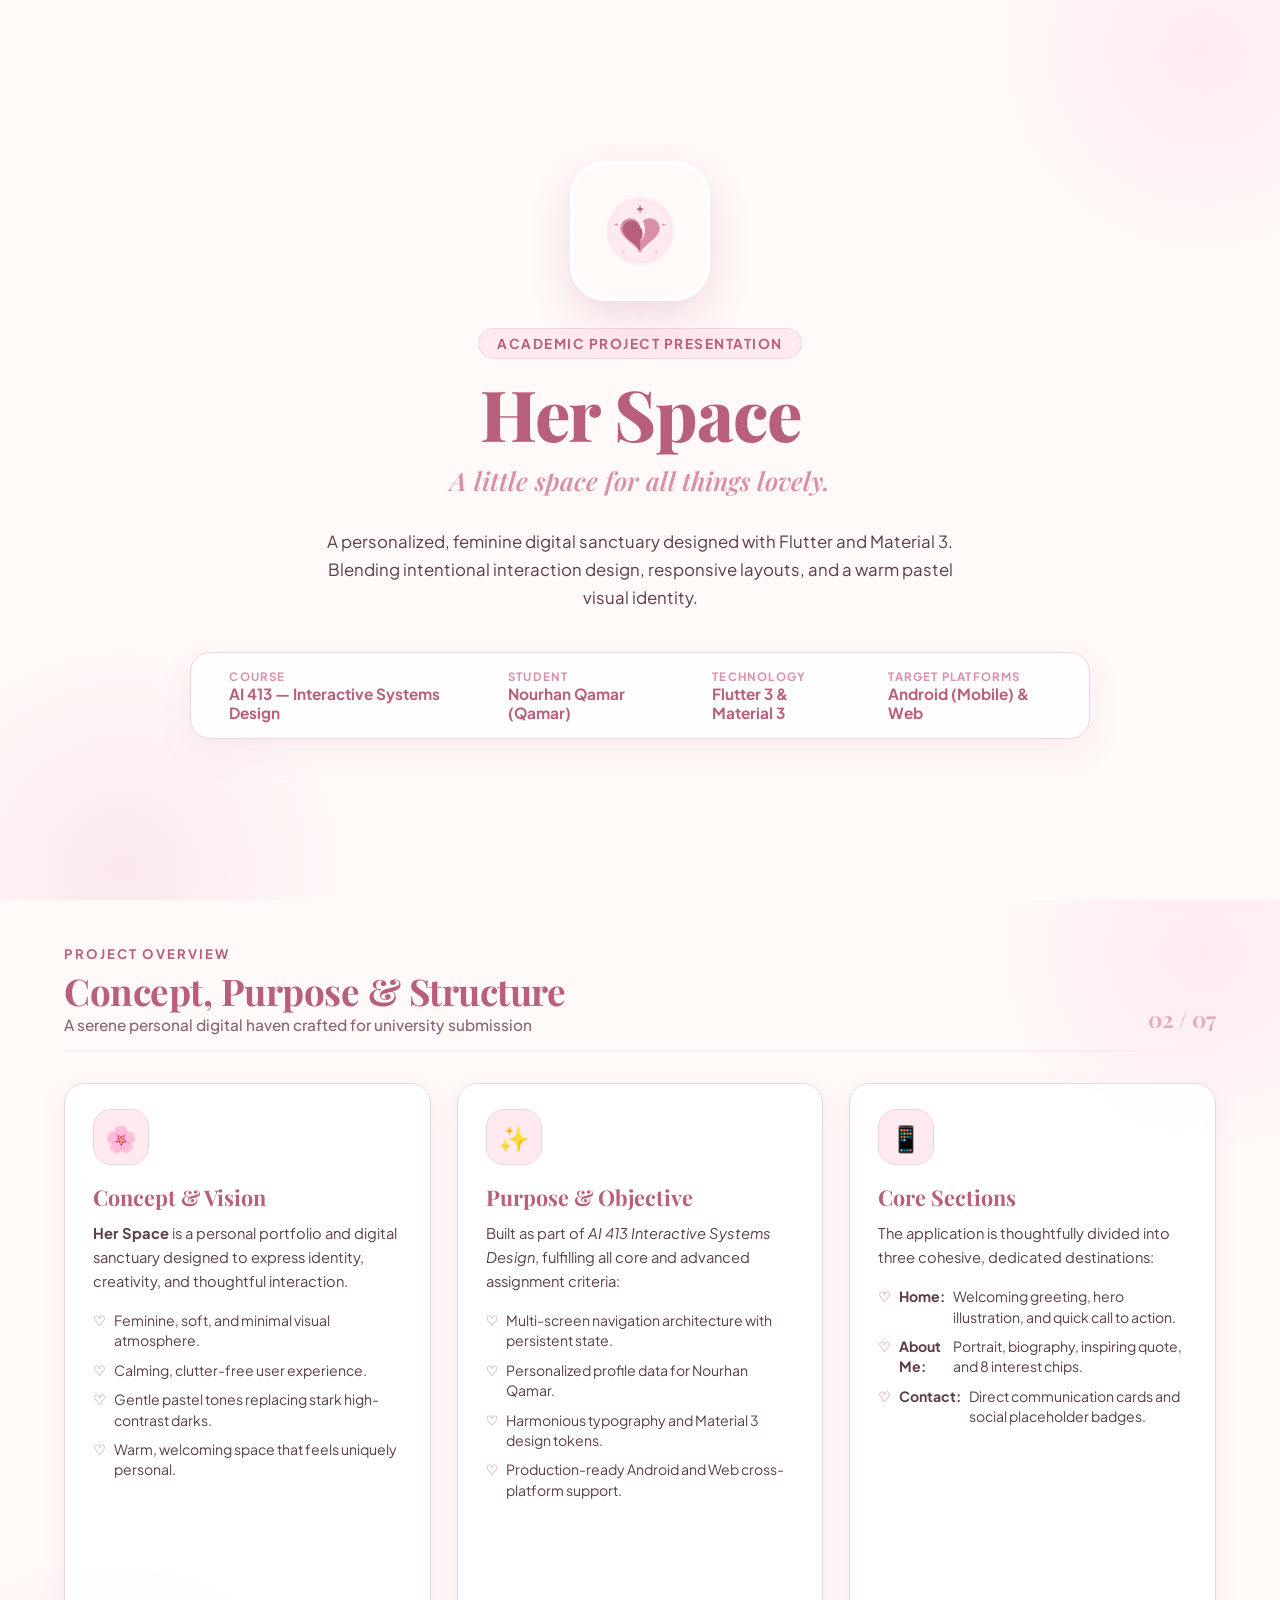
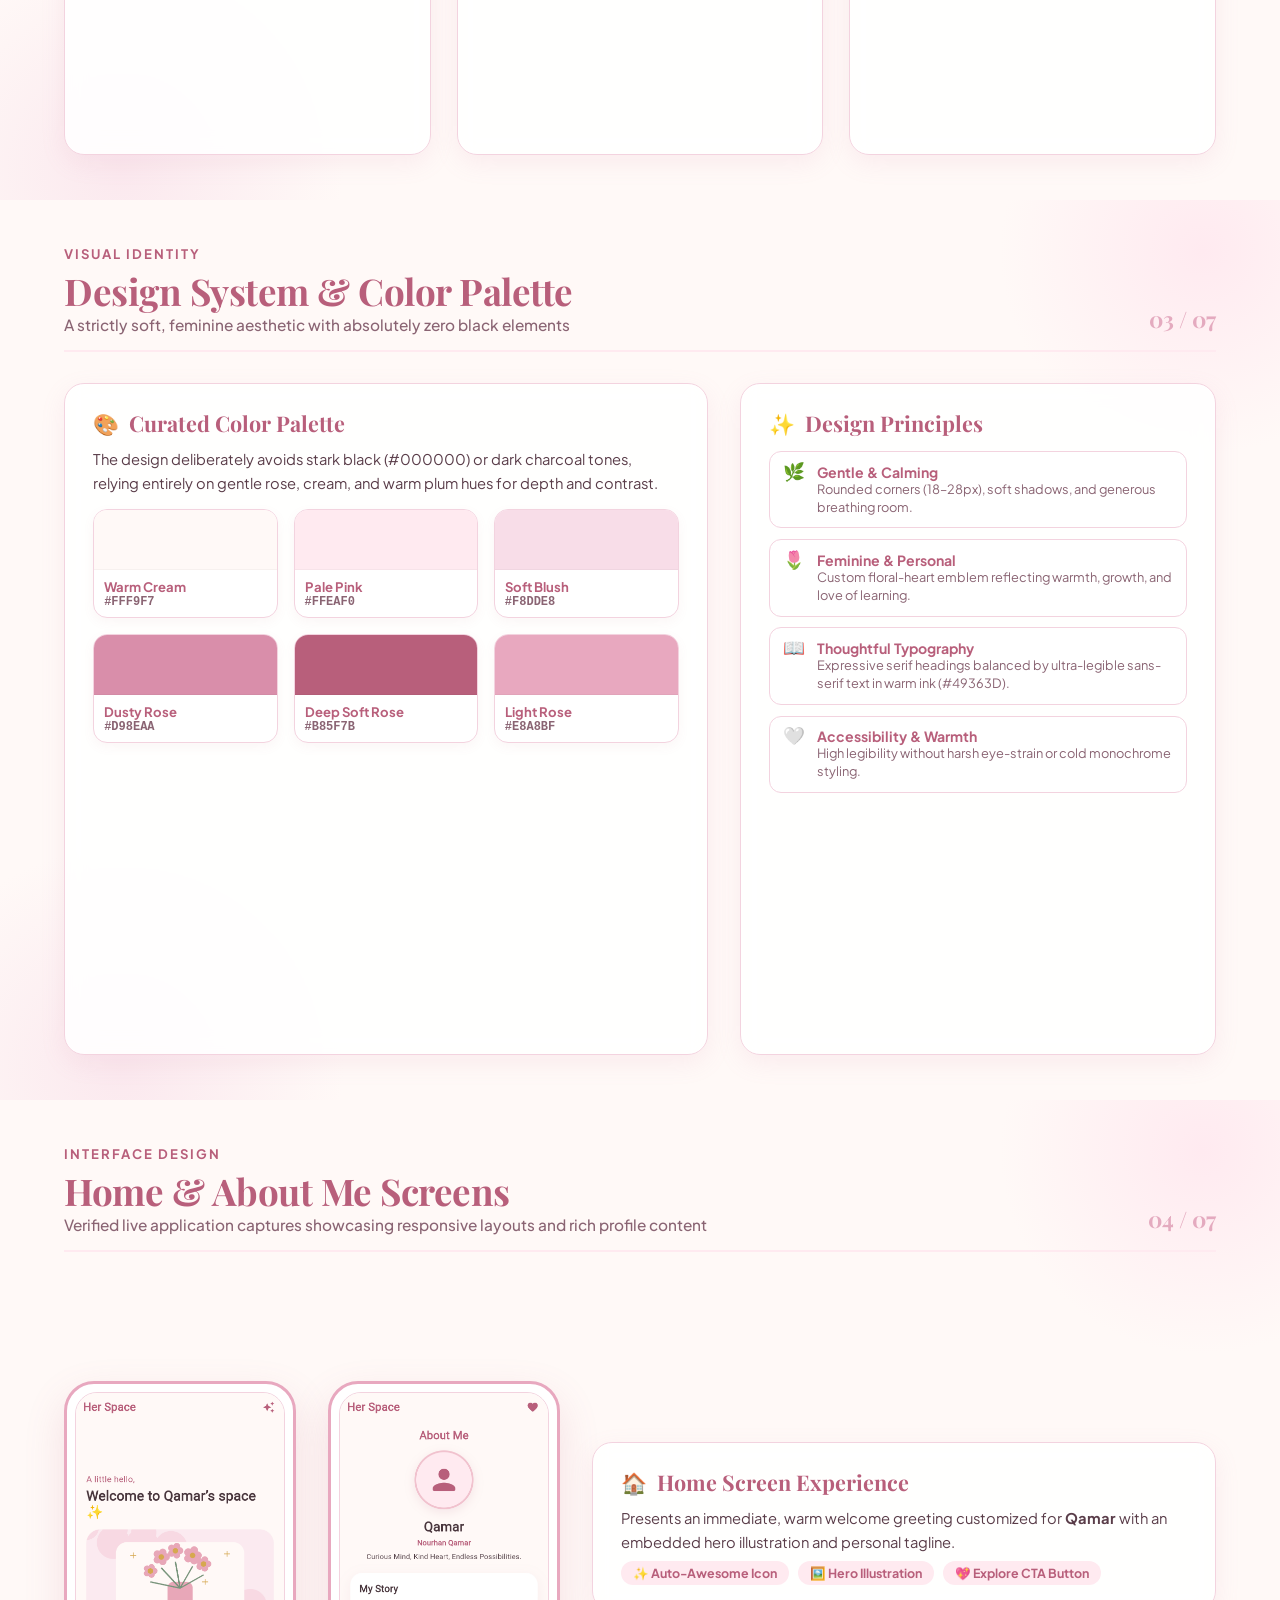
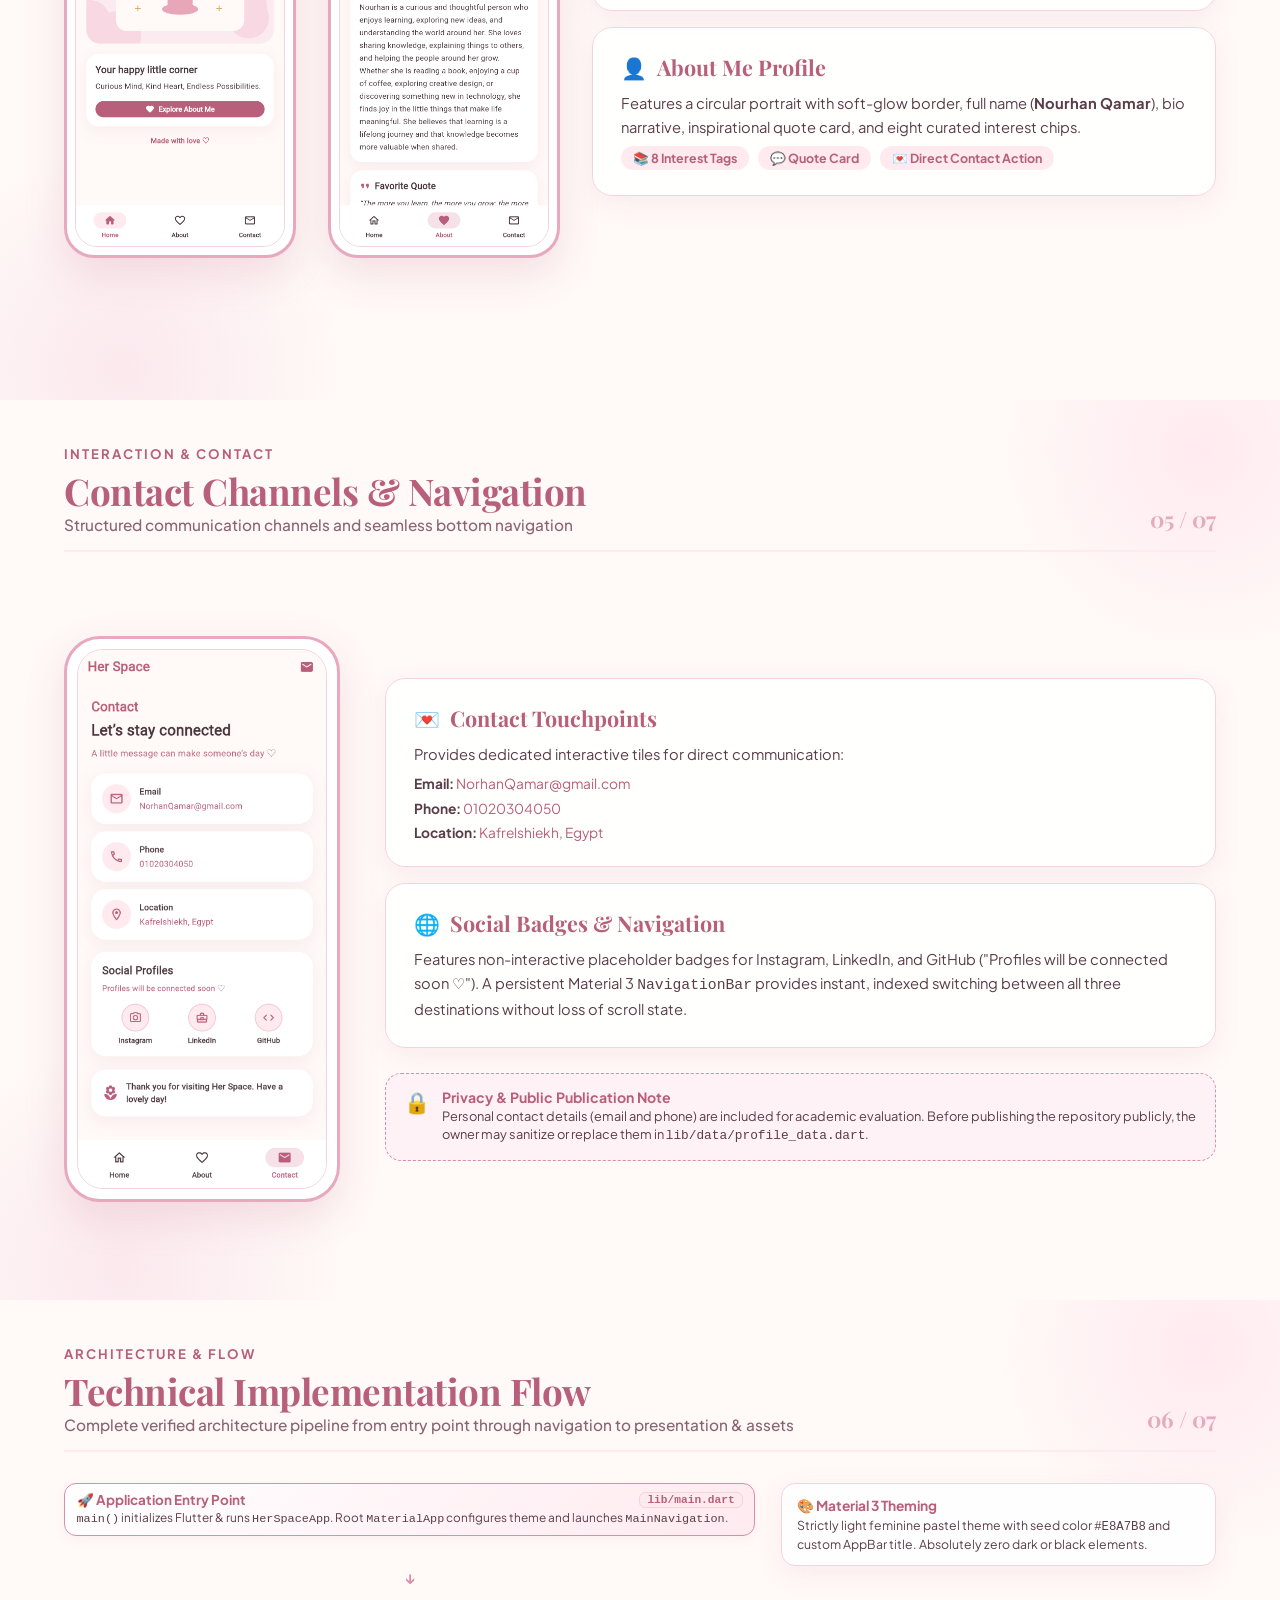
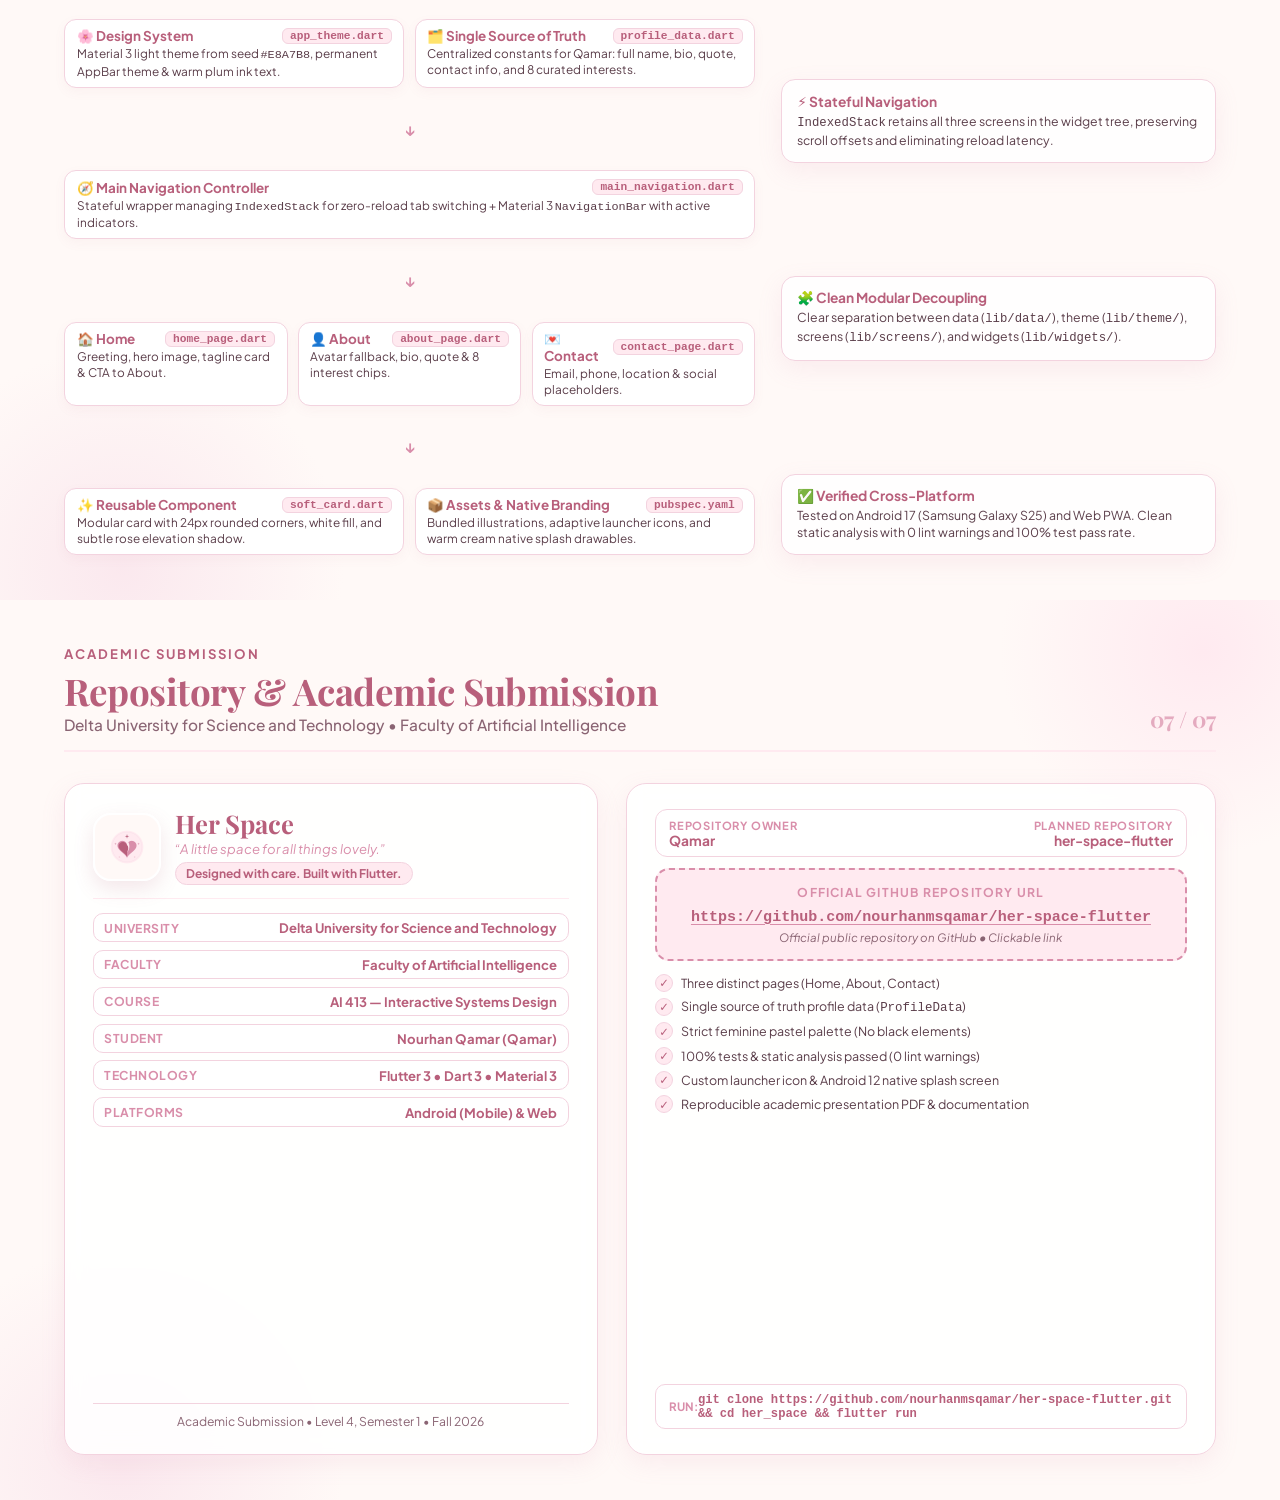
<file: presentation/index.html>
<!DOCTYPE html>
<html lang="en">
<head>
  <meta charset="UTF-8">
  <meta name="viewport" content="width=device-width, initial-scale=1.0">
  <title>Her Space — Academic Project Presentation</title>
  <link rel="stylesheet" href="styles.css">
</head>
<body>

  <!-- =========================================================================
       SLIDE 1 — COVER
       ========================================================================= -->
  <section class="slide cover-slide" id="slide-1">
    <div class="slide-content">
      <div class="cover-container">
        <div class="cover-logo-wrapper">
          <img src="assets/branding/logo.png" alt="Her Space Floral Heart Logo" class="cover-logo">
        </div>
        <div class="cover-badge">Academic Project Presentation</div>
        <h1 class="cover-title">Her Space</h1>
        <div class="cover-subtitle">A little space for all things lovely.</div>
        <p class="cover-description">
          A personalized, feminine digital sanctuary designed with Flutter and Material 3.
          Blending intentional interaction design, responsive layouts, and a warm pastel visual identity.
        </p>
        <div class="cover-meta">
          <div class="meta-item">
            <span class="meta-label">Course</span>
            <span class="meta-value">AI 413 — Interactive Systems Design</span>
          </div>
          <div class="meta-item">
            <span class="meta-label">Student</span>
            <span class="meta-value">Nourhan Qamar (Qamar)</span>
          </div>
          <div class="meta-item">
            <span class="meta-label">Technology</span>
            <span class="meta-value">Flutter 3 &amp; Material 3</span>
          </div>
          <div class="meta-item">
            <span class="meta-label">Target Platforms</span>
            <span class="meta-value">Android (Mobile) &amp; Web</span>
          </div>
        </div>
      </div>
    </div>
  </section>

  <!-- =========================================================================
       SLIDE 2 — PROJECT OVERVIEW
       ========================================================================= -->
  <section class="slide" id="slide-2">
    <div class="slide-content">
      <header class="slide-header">
        <div class="slide-title-group">
          <span class="slide-tag">Project Overview</span>
          <h2 class="slide-title">Concept, Purpose &amp; Structure</h2>
          <span class="slide-subtitle">A serene personal digital haven crafted for university submission</span>
        </div>
        <div class="slide-number">02 / 07</div>
      </header>

      <div class="grid-3">
        <div class="card overview-card">
          <div class="overview-icon-box">🌸</div>
          <h3 class="card-title">Concept &amp; Vision</h3>
          <p class="card-text">
            <strong>Her Space</strong> is a personal portfolio and digital sanctuary designed to express identity, creativity, and thoughtful interaction.
          </p>
          <ul>
            <li>Feminine, soft, and minimal visual atmosphere.</li>
            <li>Calming, clutter-free user experience.</li>
            <li>Gentle pastel tones replacing stark high-contrast darks.</li>
            <li>Warm, welcoming space that feels uniquely personal.</li>
          </ul>
        </div>

        <div class="card overview-card">
          <div class="overview-icon-box">✨</div>
          <h3 class="card-title">Purpose &amp; Objective</h3>
          <p class="card-text">
            Built as part of <em>AI 413 Interactive Systems Design</em>, fulfilling all core and advanced assignment criteria:
          </p>
          <ul>
            <li>Multi-screen navigation architecture with persistent state.</li>
            <li>Personalized profile data for Nourhan Qamar.</li>
            <li>Harmonious typography and Material 3 design tokens.</li>
            <li>Production-ready Android and Web cross-platform support.</li>
          </ul>
        </div>

        <div class="card overview-card">
          <div class="overview-icon-box">📱</div>
          <h3 class="card-title">Core Sections</h3>
          <p class="card-text">
            The application is thoughtfully divided into three cohesive, dedicated destinations:
          </p>
          <ul>
            <li><strong>Home:</strong> Welcoming greeting, hero illustration, and quick call to action.</li>
            <li><strong>About Me:</strong> Portrait, biography, inspiring quote, and 8 interest chips.</li>
            <li><strong>Contact:</strong> Direct communication cards and social placeholder badges.</li>
          </ul>
        </div>
      </div>
    </div>
  </section>

  <!-- =========================================================================
       SLIDE 3 — DESIGN IDENTITY
       ========================================================================= -->
  <section class="slide" id="slide-3">
    <div class="slide-content">
      <header class="slide-header">
        <div class="slide-title-group">
          <span class="slide-tag">Visual Identity</span>
          <h2 class="slide-title">Design System &amp; Color Palette</h2>
          <span class="slide-subtitle">A strictly soft, feminine aesthetic with absolutely zero black elements</span>
        </div>
        <div class="slide-number">03 / 07</div>
      </header>

      <div class="design-layout">
        <div class="card">
          <h3 class="card-title"><span class="icon">🎨</span> Curated Color Palette</h3>
          <p class="card-text">
            The design deliberately avoids stark black (#000000) or dark charcoal tones, relying entirely on gentle rose, cream, and warm plum hues for depth and contrast.
          </p>

          <div class="palette-grid">
            <div class="swatch-card">
              <div class="swatch-color" style="background-color: #FFF9F7;"></div>
              <div class="swatch-info">
                <div class="swatch-name">Warm Cream</div>
                <div class="swatch-hex">#FFF9F7</div>
              </div>
            </div>
            <div class="swatch-card">
              <div class="swatch-color" style="background-color: #FFEAF0;"></div>
              <div class="swatch-info">
                <div class="swatch-name">Pale Pink</div>
                <div class="swatch-hex">#FFEAF0</div>
              </div>
            </div>
            <div class="swatch-card">
              <div class="swatch-color" style="background-color: #F8DDE8;"></div>
              <div class="swatch-info">
                <div class="swatch-name">Soft Blush</div>
                <div class="swatch-hex">#F8DDE8</div>
              </div>
            </div>
            <div class="swatch-card">
              <div class="swatch-color" style="background-color: #D98EAA;"></div>
              <div class="swatch-info">
                <div class="swatch-name">Dusty Rose</div>
                <div class="swatch-hex">#D98EAA</div>
              </div>
            </div>
            <div class="swatch-card">
              <div class="swatch-color" style="background-color: #B85F7B;"></div>
              <div class="swatch-info">
                <div class="swatch-name">Deep Soft Rose</div>
                <div class="swatch-hex">#B85F7B</div>
              </div>
            </div>
            <div class="swatch-card">
              <div class="swatch-color" style="background-color: #E8A8BF;"></div>
              <div class="swatch-info">
                <div class="swatch-name">Light Rose</div>
                <div class="swatch-hex">#E8A8BF</div>
              </div>
            </div>
          </div>
        </div>

        <div class="card">
          <h3 class="card-title"><span class="icon">✨</span> Design Principles</h3>
          <div class="principles-list">
            <div class="principle-item">
              <span class="principle-bullet">🌿</span>
              <div>
                <div class="principle-title">Gentle &amp; Calming</div>
                <div class="principle-desc">Rounded corners (18–28px), soft shadows, and generous breathing room.</div>
              </div>
            </div>
            <div class="principle-item">
              <span class="principle-bullet">🌷</span>
              <div>
                <div class="principle-title">Feminine &amp; Personal</div>
                <div class="principle-desc">Custom floral-heart emblem reflecting warmth, growth, and love of learning.</div>
              </div>
            </div>
            <div class="principle-item">
              <span class="principle-bullet">📖</span>
              <div>
                <div class="principle-title">Thoughtful Typography</div>
                <div class="principle-desc">Expressive serif headings balanced by ultra-legible sans-serif text in warm ink (#49363D).</div>
              </div>
            </div>
            <div class="principle-item">
              <span class="principle-bullet">🤍</span>
              <div>
                <div class="principle-title">Accessibility &amp; Warmth</div>
                <div class="principle-desc">High legibility without harsh eye-strain or cold monochrome styling.</div>
              </div>
            </div>
          </div>
        </div>
      </div>
    </div>
  </section>

  <!-- =========================================================================
       SLIDE 4 — HOME & ABOUT SCREENS
       ========================================================================= -->
  <section class="slide" id="slide-4">
    <div class="slide-content">
      <header class="slide-header">
        <div class="slide-title-group">
          <span class="slide-tag">Interface Design</span>
          <h2 class="slide-title">Home &amp; About Me Screens</h2>
          <span class="slide-subtitle">Verified live application captures showcasing responsive layouts and rich profile content</span>
        </div>
        <div class="slide-number">04 / 07</div>
      </header>

      <div class="dual-showcase-layout">
        <!-- Phone Mockup 1: Home -->
        <div class="phone-mockup small">
          <div class="phone-screen">
            <img src="assets/screenshots/home.png" alt="Her Space Home Screen Live Capture">
          </div>
        </div>

        <!-- Phone Mockup 2: About Me -->
        <div class="phone-mockup small">
          <div class="phone-screen">
            <img src="assets/screenshots/about.png" alt="Her Space About Me Screen Live Capture">
          </div>
        </div>

        <!-- Feature Explanations -->
        <div class="feature-cards-column">
          <div class="card">
            <h3 class="card-title"><span class="icon">🏠</span> Home Screen Experience</h3>
            <p class="card-text">
              Presents an immediate, warm welcome greeting customized for <strong>Qamar</strong> with an embedded hero illustration and personal tagline.
            </p>
            <div>
              <span class="feature-pill">✨ Auto-Awesome Icon</span>
              <span class="feature-pill">🖼️ Hero Illustration</span>
              <span class="feature-pill">💖 Explore CTA Button</span>
            </div>
          </div>

          <div class="card">
            <h3 class="card-title"><span class="icon">👤</span> About Me Profile</h3>
            <p class="card-text">
              Features a circular portrait with soft-glow border, full name (<strong>Nourhan Qamar</strong>), bio narrative, inspirational quote card, and eight curated interest chips.
            </p>
            <div>
              <span class="feature-pill">📚 8 Interest Tags</span>
              <span class="feature-pill">💬 Quote Card</span>
              <span class="feature-pill">💌 Direct Contact Action</span>
            </div>
          </div>
        </div>
      </div>
    </div>
  </section>

  <!-- =========================================================================
       SLIDE 5 — CONTACT & NAVIGATION
       ========================================================================= -->
  <section class="slide" id="slide-5">
    <div class="slide-content">
      <header class="slide-header">
        <div class="slide-title-group">
          <span class="slide-tag">Interaction &amp; Contact</span>
          <h2 class="slide-title">Contact Channels &amp; Navigation</h2>
          <span class="slide-subtitle">Structured communication channels and seamless bottom navigation</span>
        </div>
        <div class="slide-number">05 / 07</div>
      </header>

      <div class="showcase-layout">
        <!-- Phone Mockup: Contact -->
        <div class="phone-mockup">
          <div class="phone-screen">
            <img src="assets/screenshots/contact.png" alt="Her Space Contact Screen Live Capture">
          </div>
        </div>

        <!-- Feature Explanations -->
        <div class="feature-cards-column">
          <div class="card">
            <h3 class="card-title"><span class="icon">💌</span> Contact Touchpoints</h3>
            <p class="card-text">
              Provides dedicated interactive tiles for direct communication:
            </p>
            <div style="margin-top: 1vh; display: flex; flex-direction: column; gap: 0.8vh;">
              <div style="font-size: 0.86rem; color: var(--text-primary);">
                <strong>Email:</strong> <span style="color: var(--rose-primary);">NorhanQamar@gmail.com</span>
              </div>
              <div style="font-size: 0.86rem; color: var(--text-primary);">
                <strong>Phone:</strong> <span style="color: var(--rose-primary);">01020304050</span>
              </div>
              <div style="font-size: 0.86rem; color: var(--text-primary);">
                <strong>Location:</strong> <span style="color: var(--rose-primary);">Kafrelshiekh, Egypt</span>
              </div>
            </div>
          </div>

          <div class="card">
            <h3 class="card-title"><span class="icon">🌐</span> Social Badges &amp; Navigation</h3>
            <p class="card-text">
              Features non-interactive placeholder badges for Instagram, LinkedIn, and GitHub ("Profiles will be connected soon ♡").
              A persistent Material 3 <code>NavigationBar</code> provides instant, indexed switching between all three destinations without loss of scroll state.
            </p>
          </div>

          <!-- Privacy Alert Box -->
          <div class="privacy-alert-box">
            <div class="icon">🔒</div>
            <div>
              <div class="privacy-alert-title">Privacy &amp; Public Publication Note</div>
              <div class="privacy-alert-text">
                Personal contact details (email and phone) are included for academic evaluation.
                Before publishing the repository publicly, the owner may sanitize or replace them in <code>lib/data/profile_data.dart</code>.
              </div>
            </div>
          </div>
        </div>
      </div>
    </div>
  </section>

  <!-- =========================================================================
       SLIDE 6 — TECHNICAL IMPLEMENTATION
       ========================================================================= -->
  <!-- =========================================================================
       SLIDE 6 — TECHNICAL IMPLEMENTATION FLOW
       ========================================================================= -->
  <section class="slide" id="slide-6">
    <div class="slide-content">
      <header class="slide-header">
        <div class="slide-title-group">
          <span class="slide-tag">Architecture &amp; Flow</span>
          <h2 class="slide-title">Technical Implementation Flow</h2>
          <span class="slide-subtitle">Complete verified architecture pipeline from entry point through navigation to presentation &amp; assets</span>
        </div>
        <div class="slide-number">06 / 07</div>
      </header>

      <div class="arch-layout">
        <!-- Visual Architecture Flow Pipeline (Left Column) -->
        <div class="arch-flow-column">
          <!-- Stage 1: Application Entry Point -->
          <div class="flow-stage">
            <div class="arch-node highlight-entry">
              <div class="arch-node-header">
                <span class="arch-node-title">🚀 Application Entry Point</span>
                <span class="arch-node-badge">lib/main.dart</span>
              </div>
              <p class="arch-node-desc">
                <code>main()</code> initializes Flutter &amp; runs <code>HerSpaceApp</code>. Root <code>MaterialApp</code> configures theme and launches <code>MainNavigation</code>.
              </p>
            </div>
          </div>

          <div class="flow-connector">↓</div>

          <!-- Stage 2: Application Configuration -->
          <div class="flow-stage">
            <div class="grid-2-nodes">
              <div class="arch-node">
                <div class="arch-node-header">
                  <span class="arch-node-title">🌸 Design System</span>
                  <span class="arch-node-badge">app_theme.dart</span>
                </div>
                <p class="arch-node-desc">
                  Material 3 light theme from seed <code>#E8A7B8</code>, permanent AppBar theme &amp; warm plum ink text.
                </p>
              </div>

              <div class="arch-node">
                <div class="arch-node-header">
                  <span class="arch-node-title">🗂️ Single Source of Truth</span>
                  <span class="arch-node-badge">profile_data.dart</span>
                </div>
                <p class="arch-node-desc">
                  Centralized constants for Qamar: full name, bio, quote, contact info, and 8 curated interests.
                </p>
              </div>
            </div>
          </div>

          <div class="flow-connector">↓</div>

          <!-- Stage 3: Main Navigation Layer -->
          <div class="flow-stage">
            <div class="arch-node">
              <div class="arch-node-header">
                <span class="arch-node-title">🧭 Main Navigation Controller</span>
                <span class="arch-node-badge">main_navigation.dart</span>
              </div>
              <p class="arch-node-desc">
                Stateful wrapper managing <code>IndexedStack</code> for zero-reload tab switching + Material 3 <code>NavigationBar</code> with active indicators.
              </p>
            </div>
          </div>

          <div class="flow-connector">↓</div>

          <!-- Stage 4: Three Application Screens -->
          <div class="flow-stage">
            <div class="grid-3-nodes">
              <div class="arch-node">
                <div class="arch-node-header">
                  <span class="arch-node-title">🏠 Home</span>
                  <span class="arch-node-badge">home_page.dart</span>
                </div>
                <p class="arch-node-desc">
                  Greeting, hero image, tagline card &amp; CTA to About.
                </p>
              </div>

              <div class="arch-node">
                <div class="arch-node-header">
                  <span class="arch-node-title">👤 About</span>
                  <span class="arch-node-badge">about_page.dart</span>
                </div>
                <p class="arch-node-desc">
                  Avatar fallback, bio, quote &amp; 8 interest chips.
                </p>
              </div>

              <div class="arch-node">
                <div class="arch-node-header">
                  <span class="arch-node-title">💌 Contact</span>
                  <span class="arch-node-badge">contact_page.dart</span>
                </div>
                <p class="arch-node-desc">
                  Email, phone, location &amp; social placeholders.
                </p>
              </div>
            </div>
          </div>

          <div class="flow-connector">↓</div>

          <!-- Stage 5: Reusable UI & Assets -->
          <div class="flow-stage">
            <div class="grid-2-nodes">
              <div class="arch-node">
                <div class="arch-node-header">
                  <span class="arch-node-title">✨ Reusable Component</span>
                  <span class="arch-node-badge">soft_card.dart</span>
                </div>
                <p class="arch-node-desc">
                  Modular card with 24px rounded corners, white fill, and subtle rose elevation shadow.
                </p>
              </div>

              <div class="arch-node">
                <div class="arch-node-header">
                  <span class="arch-node-title">📦 Assets &amp; Native Branding</span>
                  <span class="arch-node-badge">pubspec.yaml</span>
                </div>
                <p class="arch-node-desc">
                  Bundled illustrations, adaptive launcher icons, and warm cream native splash drawables.
                </p>
              </div>
            </div>
          </div>
        </div>

        <!-- Technical Annotations (Right Column) -->
        <div class="arch-annotations-column">
          <div class="annotation-card">
            <div class="annotation-title">🎨 Material 3 Theming</div>
            <p class="annotation-text">
              Strictly light feminine pastel theme with seed color <code>#E8A7B8</code> and custom AppBar title. Absolutely zero dark or black elements.
            </p>
          </div>

          <div class="annotation-card">
            <div class="annotation-title">⚡ Stateful Navigation</div>
            <p class="annotation-text">
              <code>IndexedStack</code> retains all three screens in the widget tree, preserving scroll offsets and eliminating reload latency.
            </p>
          </div>

          <div class="annotation-card">
            <div class="annotation-title">🧩 Clean Modular Decoupling</div>
            <p class="annotation-text">
              Clear separation between data (<code>lib/data/</code>), theme (<code>lib/theme/</code>), screens (<code>lib/screens/</code>), and widgets (<code>lib/widgets/</code>).
            </p>
          </div>

          <div class="annotation-card">
            <div class="annotation-title">✅ Verified Cross-Platform</div>
            <p class="annotation-text">
              Tested on Android 17 (Samsung Galaxy S25) and Web PWA. Clean static analysis with 0 lint warnings and 100% test pass rate.
            </p>
          </div>
        </div>
      </div>
    </div>
  </section>

  <!-- =========================================================================
       SLIDE 7 — REPOSITORY & ACADEMIC SUBMISSION
       ========================================================================= -->
  <section class="slide" id="slide-7">
    <div class="slide-content">
      <header class="slide-header">
        <div class="slide-title-group">
          <span class="slide-tag">Academic Submission</span>
          <h2 class="slide-title">Repository &amp; Academic Submission</h2>
          <span class="slide-subtitle">Delta University for Science and Technology • Faculty of Artificial Intelligence</span>
        </div>
        <div class="slide-number">07 / 07</div>
      </header>

      <div class="submission-layout">
        <!-- Academic Profile & Closing (Left Column) -->
        <div class="card academic-profile-card">
          <div>
            <div class="profile-hero-box">
              <img src="assets/branding/logo.png" alt="Her Space Floral Heart Logo" class="profile-hero-logo">
              <div class="profile-hero-titles">
                <span class="profile-hero-title">Her Space</span>
                <span class="profile-hero-tagline">“A little space for all things lovely.”</span>
                <span class="profile-closing-badge">Designed with care. Built with Flutter.</span>
              </div>
            </div>

            <div class="academic-info-list">
              <div class="academic-info-item">
                <span class="academic-info-label">University</span>
                <span class="academic-info-value">Delta University for Science and Technology</span>
              </div>
              <div class="academic-info-item">
                <span class="academic-info-label">Faculty</span>
                <span class="academic-info-value">Faculty of Artificial Intelligence</span>
              </div>
              <div class="academic-info-item">
                <span class="academic-info-label">Course</span>
                <span class="academic-info-value">AI 413 — Interactive Systems Design</span>
              </div>
              <div class="academic-info-item">
                <span class="academic-info-label">Student</span>
                <span class="academic-info-value">Nourhan Qamar (Qamar)</span>
              </div>
              <div class="academic-info-item">
                <span class="academic-info-label">Technology</span>
                <span class="academic-info-value">Flutter 3 • Dart 3 • Material 3</span>
              </div>
              <div class="academic-info-item">
                <span class="academic-info-label">Platforms</span>
                <span class="academic-info-value">Android (Mobile) &amp; Web</span>
              </div>
            </div>
          </div>

          <div style="font-size: 0.76rem; color: var(--text-muted); text-align: center; border-top: 1px solid var(--card-border); padding-top: 1vh;">
            Academic Submission • Level 4, Semester 1 • Fall 2026
          </div>
        </div>

        <!-- GitHub Repository & Delivery (Right Column) -->
        <div class="card repo-card">
          <div>
            <div class="repo-target-box">
              <div class="repo-target-item">
                <span class="repo-target-label">Repository Owner</span>
                <span class="repo-target-value">Qamar</span>
              </div>
              <div class="repo-target-item" style="text-align: right;">
                <span class="repo-target-label">Planned Repository</span>
                <span class="repo-target-value">her-space-flutter</span>
              </div>
            </div>

            <div class="repo-url-highlight">
              <div class="repo-label">Official GitHub Repository URL</div>
              <a href="https://github.com/nourhanmsqamar/her-space-flutter" class="repo-url-link" id="repo-url-display" target="_blank" rel="noopener noreferrer">https://github.com/nourhanmsqamar/her-space-flutter</a>
              <div class="repo-url-note">Official public repository on GitHub • Clickable link</div>
            </div>

            <div class="checklist-card">
              <ul>
                <li>
                  <span class="check-icon">✓</span>
                  <span>Three distinct pages (Home, About, Contact)</span>
                </li>
                <li>
                  <span class="check-icon">✓</span>
                  <span>Single source of truth profile data (<code>ProfileData</code>)</span>
                </li>
                <li>
                  <span class="check-icon">✓</span>
                  <span>Strict feminine pastel palette (No black elements)</span>
                </li>
                <li>
                  <span class="check-icon">✓</span>
                  <span>100% tests &amp; static analysis passed (0 lint warnings)</span>
                </li>
                <li>
                  <span class="check-icon">✓</span>
                  <span>Custom launcher icon &amp; Android 12 native splash screen</span>
                </li>
                <li>
                  <span class="check-icon">✓</span>
                  <span>Reproducible academic presentation PDF &amp; documentation</span>
                </li>
              </ul>
            </div>
          </div>

          <div class="terminal-command-box">
            <span style="font-size: 0.72rem; font-weight: 700; color: var(--dusty-rose); text-transform: uppercase;">Run:</span>
            <span class="terminal-command-code">git clone https://github.com/nourhanmsqamar/her-space-flutter.git &amp;&amp; cd her_space &amp;&amp; flutter run</span>
          </div>
        </div>
      </div>
    </div>
  </section>

  <!-- Script to dynamically load repository URL from config.json -->
  <script>
    (function() {
      fetch('config.json')
        .then(response => response.json())
        .then(config => {
          if (config && config.repositoryUrl) {
            const displayEl = document.getElementById('repo-url-display');
            if (displayEl) {
              displayEl.textContent = config.repositoryUrl;
              if (displayEl.tagName === 'A') {
                displayEl.href = config.repositoryUrl;
              }
            }
          }
        })
        .catch(err => {
          // If running locally without a web server, fallback to default in HTML
          console.log('Using default repository URL config.');
        });
    })();
  </script>
</body>
</html>
</file>
<file: presentation/styles.css>
/* ==========================================================================
   HER SPACE — ACADEMIC PRESENTATION STYLESHEET
   Strict Feminine Pastel Identity — Absolutely No Black Elements
   ========================================================================== */

@import url('https://fonts.googleapis.com/css2?family=Playfair+Display:ital,wght@0,600;0,700;0,800;1,600&family=Plus+Jakarta+Sans:wght@400;500;600;700;800&display=swap');

:root {
  --cream: #FFF9F7;
  --pale-pink: #FFEAF0;
  --soft-blush: #F8DDE8;
  --blush-accent: #E8A8BF;
  --dusty-rose: #D98EAA;
  --rose-primary: #B85F7B;
  --rose-deep: #9E4B66;
  --text-primary: #5A3D49;
  --text-muted: #8A6473;
  --card-bg: rgba(255, 255, 255, 0.88);
  --card-border: #F3D3DF;
  --shadow-soft: 0 12px 36px rgba(184, 95, 123, 0.08);
  --shadow-card: 0 8px 24px rgba(217, 142, 170, 0.12);
}

* {
  box-sizing: border-box;
  margin: 0;
  padding: 0;
}

html, body {
  width: 100%;
  height: 100%;
  background-color: var(--cream);
  font-family: 'Plus Jakarta Sans', system-ui, -apple-system, 'Segoe UI', Roboto, sans-serif;
  color: var(--text-primary);
  -webkit-font-smoothing: antialiased;
  -moz-osx-font-smoothing: grayscale;
}

/* ==========================================================================
   SLIDE LAYOUT (16:9 Landscape)
   ========================================================================== */

.slide {
  width: 100vw;
  height: 100vh;
  min-height: 100vh;
  position: relative;
  background-color: var(--cream);
  overflow: hidden;
  display: flex;
  flex-direction: column;
  padding: 5vh 5vw;
  page-break-after: always;
  break-after: page;
}

/* Background delicate decorative circles */
.slide::before {
  content: '';
  position: absolute;
  top: -12vw;
  right: -10vw;
  width: 32vw;
  height: 32vw;
  background: radial-gradient(circle, var(--pale-pink) 0%, rgba(255, 249, 247, 0) 70%);
  border-radius: 50%;
  z-index: 0;
  pointer-events: none;
}

.slide::after {
  content: '';
  position: absolute;
  bottom: -15vw;
  left: -8vw;
  width: 35vw;
  height: 35vw;
  background: radial-gradient(circle, var(--soft-blush) 0%, rgba(255, 249, 247, 0) 70%);
  border-radius: 50%;
  z-index: 0;
  pointer-events: none;
  opacity: 0.6;
}

.slide-content {
  position: relative;
  z-index: 1;
  width: 100%;
  height: 100%;
  display: flex;
  flex-direction: column;
}

/* Slide Header */
.slide-header {
  margin-bottom: 3.5vh;
  display: flex;
  justify-content: space-between;
  align-items: flex-end;
  border-bottom: 2px solid var(--pale-pink);
  padding-bottom: 1.8vh;
}

.slide-title-group {
  display: flex;
  flex-direction: column;
}

.slide-tag {
  font-size: 0.82rem;
  font-weight: 700;
  text-transform: uppercase;
  letter-spacing: 2px;
  color: var(--rose-primary);
  margin-bottom: 0.4vh;
}

.slide-title {
  font-family: 'Playfair Display', Georgia, serif;
  font-size: 2.3rem;
  font-weight: 700;
  color: var(--rose-primary);
  letter-spacing: -0.5px;
}

.slide-subtitle {
  font-size: 0.96rem;
  color: var(--text-muted);
  font-weight: 500;
}

.slide-number {
  font-family: 'Playfair Display', Georgia, serif;
  font-size: 1.4rem;
  font-weight: 700;
  color: var(--dusty-rose);
  opacity: 0.7;
}

/* ==========================================================================
   CARDS & CONTAINERS
   ========================================================================== */

.card {
  background: var(--card-bg);
  border: 1.5px solid var(--card-border);
  border-radius: 20px;
  padding: 2.8vh 2.2vw;
  box-shadow: var(--shadow-card);
  backdrop-filter: blur(10px);
}

.card-title {
  font-family: 'Playfair Display', Georgia, serif;
  font-size: 1.35rem;
  font-weight: 700;
  color: var(--rose-primary);
  margin-bottom: 1.2vh;
  display: flex;
  align-items: center;
  gap: 10px;
}

.card-title .icon {
  font-size: 1.3rem;
  color: var(--dusty-rose);
}

.card-text {
  font-size: 0.92rem;
  line-height: 1.62;
  color: var(--text-primary);
}

/* ==========================================================================
   SLIDE 1: COVER
   ========================================================================== */

.cover-slide {
  justify-content: center;
  align-items: center;
  text-align: center;
}

.cover-container {
  display: flex;
  flex-direction: column;
  align-items: center;
  max-width: 900px;
  margin: auto;
}

.cover-logo-wrapper {
  position: relative;
  width: 140px;
  height: 140px;
  margin-bottom: 3vh;
}

.cover-logo {
  width: 140px;
  height: 140px;
  border-radius: 36px;
  box-shadow: 0 16px 40px rgba(184, 95, 123, 0.2);
  border: 4px solid #FFFFFF;
}

.cover-badge {
  display: inline-block;
  background-color: var(--pale-pink);
  color: var(--rose-primary);
  padding: 6px 18px;
  border-radius: 50px;
  font-size: 0.85rem;
  font-weight: 700;
  letter-spacing: 1.5px;
  text-transform: uppercase;
  margin-bottom: 1.8vh;
  border: 1px solid var(--card-border);
}

.cover-title {
  font-family: 'Playfair Display', Georgia, serif;
  font-size: 4.4rem;
  font-weight: 800;
  color: var(--rose-primary);
  line-height: 1.1;
  margin-bottom: 1.2vh;
  letter-spacing: -1px;
}

.cover-subtitle {
  font-family: 'Playfair Display', Georgia, italic, serif;
  font-style: italic;
  font-size: 1.6rem;
  color: var(--dusty-rose);
  margin-bottom: 3.5vh;
  font-weight: 600;
}

.cover-description {
  font-size: 1.05rem;
  line-height: 1.65;
  color: var(--text-primary);
  max-width: 660px;
  margin-bottom: 4.5vh;
}

.cover-meta {
  display: flex;
  gap: 3vw;
  padding: 1.8vh 3vw;
  background: var(--card-bg);
  border-radius: 20px;
  border: 1px solid var(--card-border);
  box-shadow: var(--shadow-soft);
}

.meta-item {
  display: flex;
  flex-direction: column;
  text-align: left;
}

.meta-label {
  font-size: 0.72rem;
  font-weight: 700;
  text-transform: uppercase;
  letter-spacing: 1.2px;
  color: var(--dusty-rose);
}

.meta-value {
  font-size: 0.96rem;
  font-weight: 700;
  color: var(--rose-primary);
}

/* ==========================================================================
   SLIDE 2: PROJECT OVERVIEW
   ========================================================================== */

.grid-3 {
  display: grid;
  grid-template-columns: repeat(3, 1fr);
  gap: 2vw;
  flex: 1;
}

.overview-card {
  display: flex;
  flex-direction: column;
  height: 100%;
}

.overview-icon-box {
  width: 56px;
  height: 56px;
  border-radius: 18px;
  background: var(--pale-pink);
  border: 1px solid var(--card-border);
  display: flex;
  align-items: center;
  justify-content: center;
  font-size: 1.6rem;
  margin-bottom: 2vh;
}

.overview-card ul {
  list-style: none;
  margin-top: 1.8vh;
  display: flex;
  flex-direction: column;
  gap: 1vh;
}

.overview-card li {
  font-size: 0.88rem;
  color: var(--text-primary);
  display: flex;
  align-items: flex-start;
  gap: 8px;
  line-height: 1.45;
}

.overview-card li::before {
  content: '♡';
  color: var(--rose-primary);
  font-weight: bold;
}

/* ==========================================================================
   SLIDE 3: DESIGN IDENTITY
   ========================================================================== */

.design-layout {
  display: grid;
  grid-template-columns: 1.15fr 0.85fr;
  gap: 2.5vw;
  flex: 1;
}

.palette-grid {
  display: grid;
  grid-template-columns: repeat(3, 1fr);
  gap: 1.2vw;
  margin-top: 1.5vh;
}

.swatch-card {
  background: #FFFFFF;
  border: 1px solid var(--card-border);
  border-radius: 14px;
  overflow: hidden;
  box-shadow: 0 4px 12px rgba(184, 95, 123, 0.06);
}

.swatch-color {
  height: 60px;
  width: 100%;
  border-bottom: 1px solid rgba(0, 0, 0, 0.03);
}

.swatch-info {
  padding: 8px 10px;
  text-align: left;
}

.swatch-name {
  font-size: 0.82rem;
  font-weight: 700;
  color: var(--rose-primary);
}

.swatch-hex {
  font-size: 0.75rem;
  font-family: monospace;
  color: var(--text-muted);
  font-weight: 600;
}

.principles-list {
  display: flex;
  flex-direction: column;
  gap: 1.2vh;
  margin-top: 1.5vh;
}

.principle-item {
  display: flex;
  gap: 12px;
  align-items: flex-start;
  background: #FFFFFF;
  padding: 1.2vh 1vw;
  border-radius: 12px;
  border: 1px solid var(--card-border);
}

.principle-bullet {
  font-size: 1.1rem;
  line-height: 1;
}

.principle-title {
  font-size: 0.88rem;
  font-weight: 700;
  color: var(--rose-primary);
}

.principle-desc {
  font-size: 0.8rem;
  color: var(--text-muted);
  line-height: 1.4;
}

/* ==========================================================================
   SLIDE 4 & 5: SCREENSHOT SHOWCASE
   ========================================================================== */

.showcase-layout {
  display: grid;
  grid-template-columns: auto 1fr;
  gap: 3.5vw;
  flex: 1;
  align-items: center;
}

.dual-showcase-layout {
  display: grid;
  grid-template-columns: auto auto 1fr;
  gap: 2.5vw;
  flex: 1;
  align-items: center;
}

/* Phone Mockup Frame */
.phone-mockup {
  position: relative;
  background: #FFFFFF;
  border-radius: 36px;
  padding: 10px;
  border: 3.5px solid var(--blush-accent);
  box-shadow: 0 16px 40px rgba(184, 95, 123, 0.16);
  display: flex;
  flex-direction: column;
  align-items: center;
}

.phone-screen {
  width: 250px;
  height: 540px;
  border-radius: 26px;
  overflow: hidden;
  border: 1px solid var(--card-border);
  background-color: var(--cream);
}

.phone-screen img {
  width: 100%;
  height: 100%;
  object-fit: cover;
  display: block;
}

.phone-mockup.small .phone-screen {
  width: 210px;
  height: 455px;
  border-radius: 22px;
}

.phone-mockup.small {
  border-radius: 30px;
  padding: 8px;
}

.feature-cards-column {
  display: flex;
  flex-direction: column;
  gap: 1.8vh;
  justify-content: center;
}

.feature-pill {
  display: inline-flex;
  align-items: center;
  gap: 6px;
  background-color: var(--pale-pink);
  color: var(--rose-primary);
  font-size: 0.78rem;
  font-weight: 700;
  padding: 4px 12px;
  border-radius: 20px;
  margin-right: 6px;
  margin-top: 6px;
}

/* Privacy Alert Box */
.privacy-alert-box {
  background: #FFF2F6;
  border: 1.5px dashed var(--dusty-rose);
  border-radius: 16px;
  padding: 1.6vh 1.4vw;
  display: flex;
  align-items: flex-start;
  gap: 12px;
  margin-top: 1vh;
}

.privacy-alert-box .icon {
  font-size: 1.3rem;
  color: var(--rose-primary);
}

.privacy-alert-title {
  font-size: 0.88rem;
  font-weight: 700;
  color: var(--rose-primary);
  margin-bottom: 2px;
}

.privacy-alert-text {
  font-size: 0.8rem;
  color: var(--text-primary);
  line-height: 1.4;
}

/* ==========================================================================
   SLIDE 6: TECHNICAL ARCHITECTURE & IMPLEMENTATION FLOW
   ========================================================================== */

.arch-layout {
  display: grid;
  grid-template-columns: 1.35fr 0.85fr;
  gap: 2vw;
  flex: 1;
  align-items: stretch;
}

.arch-flow-column {
  display: flex;
  flex-direction: column;
  justify-content: space-between;
}

.flow-stage {
  display: flex;
  flex-direction: column;
}

.flow-connector {
  display: flex;
  justify-content: center;
  align-items: center;
  height: 16px;
  color: var(--dusty-rose);
  font-size: 0.95rem;
  font-weight: 700;
  user-select: none;
}

.arch-node {
  background: #FFFFFF;
  border: 1.5px solid var(--card-border);
  border-radius: 12px;
  padding: 0.8vh 0.9vw;
  box-shadow: 0 4px 12px rgba(184, 95, 123, 0.05);
}

.arch-node.highlight-entry {
  background: linear-gradient(135deg, #FFFFFF 0%, var(--pale-pink) 100%);
  border-color: var(--dusty-rose);
}

.arch-node-header {
  display: flex;
  justify-content: space-between;
  align-items: center;
  margin-bottom: 2px;
}

.arch-node-title {
  font-size: 0.84rem;
  font-weight: 700;
  color: var(--rose-primary);
  display: flex;
  align-items: center;
  gap: 6px;
}

.arch-node-badge {
  font-family: monospace;
  font-size: 0.7rem;
  font-weight: 700;
  color: var(--rose-primary);
  background: var(--pale-pink);
  padding: 1px 7px;
  border-radius: 6px;
  border: 1px solid var(--card-border);
}

.arch-node-desc {
  font-size: 0.74rem;
  color: var(--text-primary);
  line-height: 1.32;
}

.grid-2-nodes {
  display: grid;
  grid-template-columns: repeat(2, 1fr);
  gap: 0.8vw;
}

.grid-3-nodes {
  display: grid;
  grid-template-columns: repeat(3, 1fr);
  gap: 0.8vw;
}

.arch-annotations-column {
  display: flex;
  flex-direction: column;
  justify-content: space-between;
  gap: 1vh;
}

.annotation-card {
  background: var(--card-bg);
  border: 1.5px solid var(--card-border);
  border-radius: 14px;
  padding: 1.4vh 1.2vw;
  box-shadow: var(--shadow-card);
}

.annotation-title {
  font-size: 0.86rem;
  font-weight: 700;
  color: var(--rose-primary);
  margin-bottom: 3px;
  display: flex;
  align-items: center;
  gap: 6px;
}

.annotation-text {
  font-size: 0.77rem;
  color: var(--text-primary);
  line-height: 1.38;
}

/* ==========================================================================
   SLIDE 7: ACADEMIC SUBMISSION & REPOSITORY
   ========================================================================== */

.submission-layout {
  display: grid;
  grid-template-columns: 0.95fr 1.05fr;
  gap: 2.2vw;
  flex: 1;
  align-items: stretch;
}

.academic-profile-card {
  display: flex;
  flex-direction: column;
  justify-content: space-between;
}

.profile-hero-box {
  display: flex;
  align-items: center;
  gap: 14px;
  padding-bottom: 1.5vh;
  border-bottom: 1.5px solid var(--pale-pink);
  margin-bottom: 1.5vh;
}

.profile-hero-logo {
  width: 68px;
  height: 68px;
  border-radius: 18px;
  border: 2px solid #FFFFFF;
  box-shadow: 0 8px 20px rgba(184, 95, 123, 0.15);
}

.profile-hero-titles {
  display: flex;
  flex-direction: column;
}

.profile-hero-title {
  font-family: 'Playfair Display', Georgia, serif;
  font-size: 1.6rem;
  font-weight: 700;
  color: var(--rose-primary);
  line-height: 1.1;
}

.profile-hero-tagline {
  font-size: 0.82rem;
  color: var(--dusty-rose);
  font-style: italic;
  margin-top: 2px;
}

.profile-closing-badge {
  display: inline-block;
  background: var(--pale-pink);
  color: var(--rose-primary);
  font-size: 0.75rem;
  font-weight: 700;
  padding: 3px 10px;
  border-radius: 20px;
  border: 1px solid var(--card-border);
  margin-top: 5px;
  align-self: flex-start;
}

.academic-info-list {
  display: flex;
  flex-direction: column;
  gap: 0.8vh;
  margin-bottom: 1.2vh;
}

.academic-info-item {
  display: flex;
  justify-content: space-between;
  align-items: center;
  padding: 0.6vh 0.8vw;
  background: #FFFFFF;
  border-radius: 10px;
  border: 1px solid var(--card-border);
}

.academic-info-label {
  font-size: 0.76rem;
  font-weight: 700;
  color: var(--dusty-rose);
  text-transform: uppercase;
  letter-spacing: 0.5px;
}

.academic-info-value {
  font-size: 0.82rem;
  font-weight: 700;
  color: var(--rose-primary);
  text-align: right;
}

.repo-card {
  display: flex;
  flex-direction: column;
  justify-content: space-between;
}

.repo-target-box {
  display: flex;
  justify-content: space-between;
  align-items: center;
  padding: 0.8vh 1vw;
  background: #FFFFFF;
  border-radius: 12px;
  border: 1px solid var(--card-border);
  margin-bottom: 1.2vh;
}

.repo-target-item {
  display: flex;
  flex-direction: column;
}

.repo-target-label {
  font-size: 0.7rem;
  font-weight: 700;
  color: var(--dusty-rose);
  text-transform: uppercase;
  letter-spacing: 0.8px;
}

.repo-target-value {
  font-size: 0.86rem;
  font-weight: 700;
  color: var(--rose-primary);
}

.repo-url-highlight {
  background: var(--pale-pink);
  border: 2px dashed var(--dusty-rose);
  border-radius: 14px;
  padding: 1.6vh 1.4vw;
  text-align: center;
  margin-bottom: 1.4vh;
}

.repo-label {
  font-size: 0.76rem;
  font-weight: 700;
  text-transform: uppercase;
  letter-spacing: 1.2px;
  color: var(--dusty-rose);
  margin-bottom: 0.4vh;
}

.repo-url-text {
  font-family: 'Courier New', Courier, monospace;
  font-size: 1.08rem;
  font-weight: 700;
  color: var(--rose-primary);
  word-break: break-all;
  user-select: all;
}

.repo-url-link {
  font-family: 'Courier New', Courier, monospace;
  font-size: 0.94rem;
  font-weight: 700;
  color: var(--rose-primary);
  text-decoration: underline;
  text-decoration-color: var(--dusty-rose);
  text-underline-offset: 3px;
  word-break: break-all;
  display: inline-block;
  cursor: pointer;
  transition: color 0.2s ease, text-decoration-color 0.2s ease;
}

.repo-url-link:hover,
.repo-url-link:focus {
  color: var(--rose-deep);
  text-decoration-color: var(--rose-primary);
}

.repo-url-note {
  font-size: 0.72rem;
  color: var(--text-muted);
  margin-top: 4px;
  font-style: italic;
}

.checklist-card ul {
  list-style: none;
  display: flex;
  flex-direction: column;
  gap: 0.7vh;
  margin-bottom: 1.2vh;
}

.checklist-card li {
  font-size: 0.78rem;
  color: var(--text-primary);
  display: flex;
  align-items: center;
  gap: 8px;
}

.check-icon {
  width: 18px;
  height: 18px;
  border-radius: 50%;
  background: var(--pale-pink);
  color: var(--rose-primary);
  display: flex;
  align-items: center;
  justify-content: center;
  font-size: 0.72rem;
  font-weight: bold;
  flex-shrink: 0;
  border: 1px solid var(--card-border);
}

.terminal-command-box {
  background: #FFFFFF;
  border: 1px solid var(--card-border);
  border-radius: 10px;
  padding: 0.8vh 1vw;
  display: flex;
  align-items: center;
  justify-content: space-between;
}

.terminal-command-code {
  font-family: monospace;
  font-size: 0.76rem;
  color: var(--rose-primary);
  font-weight: 600;
}

/* ==========================================================================
   PRINT / PDF MEDIA QUERY
   Exact 16:9 Landscape Dimensions — No Margins, No Headers/Footers
   ========================================================================== */

@page {
  size: 16in 9in;
  margin: 0;
}

@media print {
  html, body {
    width: 16in;
    height: 9in;
    background-color: var(--cream) !important;
    -webkit-print-color-adjust: exact !important;
    print-color-adjust: exact !important;
  }

  .slide {
    width: 16in !important;
    height: 9in !important;
    min-height: 9in !important;
    max-height: 9in !important;
    page-break-after: always !important;
    page-break-inside: avoid !important;
    break-after: page !important;
    padding: 0.6in 0.8in !important;
  }
}
</file>
